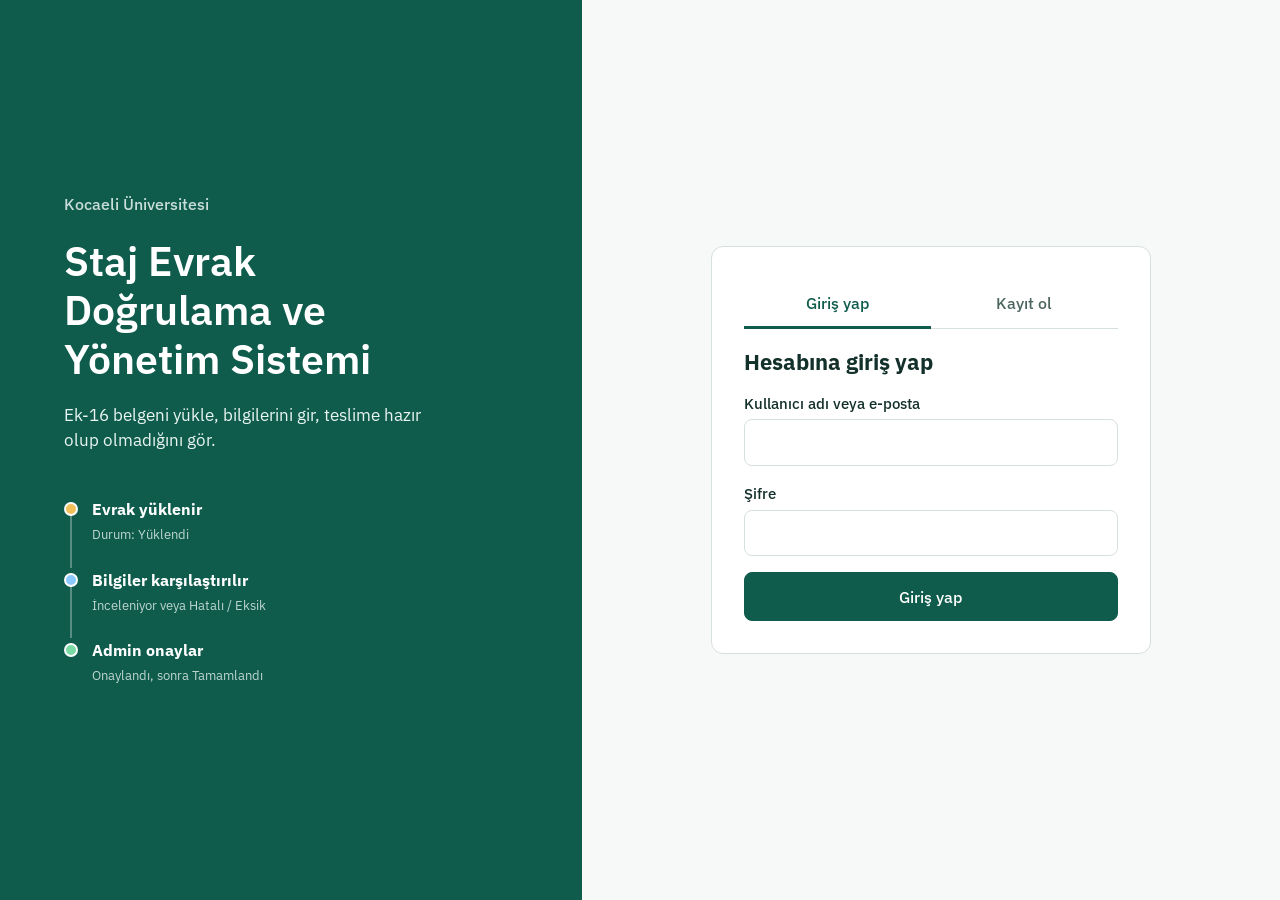
<file: frontend/index.html>
<!DOCTYPE html>
<html lang="tr">
<head>
  <meta charset="UTF-8">
  <meta name="viewport" content="width=device-width, initial-scale=1">
  <title>Giriş | Staj Evrak Doğrulama ve Yönetim Sistemi</title>
  <link rel="preconnect" href="https://fonts.googleapis.com">
  <link rel="preconnect" href="https://fonts.gstatic.com" crossorigin>
  <link href="https://fonts.googleapis.com/css2?family=IBM+Plex+Sans:wght@400;500;600&display=swap&subset=latin-ext" rel="stylesheet">
  <link rel="stylesheet" href="style.css">
</head>
<body class="auth-page">
  <main class="auth-layout">
    <section class="auth-aside" aria-label="Sistem hakkında">
      <p class="brand">Kocaeli Üniversitesi</p>
      <h1>Staj Evrak Doğrulama ve Yönetim Sistemi</h1>
      <p class="lead">Ek-16 belgeni yükle, bilgilerini gir, teslime hazır olup olmadığını gör.</p>
      <ol class="flow">
        <li><span class="dot dot-pending"></span><div><strong>Evrak yüklenir</strong><small>Durum: Yüklendi</small></div></li>
        <li><span class="dot dot-review"></span><div><strong>Bilgiler karşılaştırılır</strong><small>İnceleniyor veya Hatalı / Eksik</small></div></li>
        <li><span class="dot dot-approved"></span><div><strong>Admin onaylar</strong><small>Onaylandı, sonra Tamamlandı</small></div></li>
      </ol>
    </section>

    <section class="auth-card" aria-labelledby="form-title">
      <div class="tabs" role="tablist">
        <button type="button" role="tab" class="tab is-active" aria-selected="true" data-mode="login">Giriş yap</button>
        <button type="button" role="tab" class="tab" aria-selected="false" data-mode="register">Kayıt ol</button>
      </div>
      <h2 id="form-title">Hesabına giriş yap</h2>

      <form id="auth-form" novalidate>
        <!-- Rol seçilmez, girişte sunucudan gelir. -->
        <div class="field" data-only="login">
          <label for="identifier">Kullanıcı adı veya e-posta</label>
          <input id="identifier" name="identifier" type="text" autocomplete="username">
        </div>
        <!-- Kayıt sadece öğrenci hesabı oluşturur. -->
        <div class="field" data-only="register">
          <label for="username">Kullanıcı adı</label>
          <input id="username" name="username" type="text" autocomplete="username">
        </div>
        <div class="field" data-only="register">
          <label for="email">E-posta</label>
          <input id="email" name="email" type="email" autocomplete="email">
          <p class="hint">Test veri setindeki e-postanla aynı olmalı; bilgilerin bu e-postayla eşleştirilir.</p>
        </div>
        <div class="field">
          <label for="password">Şifre</label>
          <input id="password" name="password" type="password" autocomplete="current-password">
        </div>
        <div class="field" data-only="register">
          <label for="password2">Şifre (tekrar)</label>
          <input id="password2" name="password2" type="password" autocomplete="new-password">
        </div>

        <p id="form-message" class="message" role="alert" hidden></p>
        <button type="submit" id="submit-btn" class="btn btn-primary">Giriş yap</button>
      </form>
    </section>
  </main>
  <script src="app.js"></script>
</body>
</html>
</file>
<file: frontend/style.css>
/* ===== Tokens ===== */
:root {
  --ink: #14302b;
  --ink-soft: #4c6560;
  --paper: #f7f9f8;
  --surface: #ffffff;
  --line: #d6e0dd;
  --brand: #0f5c4d;
  --brand-dark: #0a4439;
  --pending: #b7791f;
  --pending-bg: #fdf3dc;
  --approved: #1f7a4d;
  --approved-bg: #e0f4e8;
  --rejected: #b3342f;
  --rejected-bg: #fbe4e2;
  --radius: 8px;
  --font: "IBM Plex Sans", "Segoe UI", system-ui, -apple-system, sans-serif;
}

*, *::before, *::after { box-sizing: border-box; }
html { -webkit-text-size-adjust: 100%; }
body {
  margin: 0;
  font-family: var(--font);
  font-size: 16px;
  line-height: 1.5;
  color: var(--ink);
  background: var(--paper);
}
h1, h2, h3 { line-height: 1.2; margin: 0; }
button, input, select, textarea { font: inherit; color: inherit; }

:focus-visible { outline: 3px solid #5fb3a1; outline-offset: 2px; }

/* ===== Buttons (reused on dashboards) ===== */
.btn {
  display: inline-flex; align-items: center; justify-content: center;
  padding: 0.7rem 1.1rem; border-radius: var(--radius);
  border: 1px solid var(--line); background: var(--surface);
  font-weight: 500; cursor: pointer;
}
.btn:hover { border-color: var(--ink-soft); }
.btn:disabled { opacity: 0.6; cursor: not-allowed; }
.btn-primary { background: var(--brand); border-color: var(--brand); color: #fff; width: 100%; }
.btn-primary:hover { background: var(--brand-dark); border-color: var(--brand-dark); }
.btn-approve { background: var(--approved); border-color: var(--approved); color: #fff; }
.btn-reject { background: var(--rejected); border-color: var(--rejected); color: #fff; }

/* ===== Status badges (reused on dashboards) ===== */
.badge { display: inline-block; padding: 0.15rem 0.6rem; border-radius: 999px; font-size: 0.85rem; font-weight: 500; }
.badge-pending  { color: var(--pending);  background: var(--pending-bg); }
.badge-approved { color: var(--approved); background: var(--approved-bg); }
.badge-rejected { color: var(--rejected); background: var(--rejected-bg); }

/* ===== Form fields (reused) ===== */
.field { margin-bottom: 1rem; }
.field label { display: block; margin-bottom: 0.3rem; font-weight: 500; font-size: 0.95rem; }
.field input, .field select, .field textarea {
  width: 100%; padding: 0.65rem 0.75rem;
  border: 1px solid var(--line); border-radius: var(--radius); background: #fff;
}
.field input:focus, .field select:focus, .field textarea:focus { border-color: var(--brand); }

.message { margin: 0 0 1rem; padding: 0.6rem 0.75rem; border-radius: var(--radius); font-size: 0.95rem; }
.message.is-error   { color: var(--rejected); background: var(--rejected-bg); }
.message.is-success { color: var(--approved); background: var(--approved-bg); }

/* ===== Auth page ===== */
.auth-layout {
  min-height: 100vh;
  display: grid;
  grid-template-columns: minmax(0, 5fr) minmax(0, 6fr);
}

.auth-aside {
  background: var(--brand);
  color: #eaf5f2;
  padding: 3rem clamp(1.5rem, 5vw, 4rem);
  display: flex; flex-direction: column; justify-content: center; gap: 1.25rem;
}
.brand { margin: 0; font-weight: 500; opacity: 0.85; }
.auth-aside h1 { font-size: clamp(1.8rem, 3.2vw, 2.6rem); font-weight: 600; color: #fff; max-width: 14ch; }
.lead { margin: 0; max-width: 38ch; font-size: 1.05rem; }

.flow { list-style: none; margin: 1.5rem 0 0; padding: 0; position: relative; }
.flow li { display: flex; gap: 0.9rem; padding-bottom: 1.4rem; position: relative; }
.flow li:not(:last-child)::before {
  content: ""; position: absolute; left: 6px; top: 18px; bottom: 0;
  width: 2px; background: rgba(255, 255, 255, 0.3);
}
.flow strong { display: block; color: #fff; }
.flow small { opacity: 0.8; }
.dot { flex: none; width: 14px; height: 14px; border-radius: 50%; margin-top: 5px; border: 2px solid #fff; }
.dot-pending  { background: #f1c05b; }
.dot-review   { background: #8cc9ff; }
.dot-approved { background: #7bd9a3; }

.auth-card {
  align-self: center; justify-self: center;
  width: min(100%, 440px);
  margin: 2rem 1.25rem;
  padding: 2rem;
  background: var(--surface);
  border: 1px solid var(--line);
  border-radius: 12px;
}
.auth-card h2 { font-size: 1.4rem; margin: 1.25rem 0 1rem; }

.tabs { display: flex; border-bottom: 1px solid var(--line); }
.tab {
  flex: 1; padding: 0.7rem 0; background: none; border: 0;
  border-bottom: 3px solid transparent; margin-bottom: -1px;
  font-weight: 500; color: var(--ink-soft); cursor: pointer;
}
.tab.is-active { color: var(--brand); border-bottom-color: var(--brand); }

.roles { border: 0; padding: 0; margin: 0 0 1.25rem; display: grid; grid-template-columns: repeat(3, 1fr); gap: 0.5rem; }
.roles legend { padding: 0; margin-bottom: 0.4rem; font-weight: 500; font-size: 0.95rem; }
.role input { position: absolute; opacity: 0; pointer-events: none; }
.role span {
  display: block; text-align: center; padding: 0.6rem 0.25rem;
  border: 1px solid var(--line); border-radius: var(--radius);
  cursor: pointer; font-size: 0.95rem;
}
.role input:checked + span { border-color: var(--brand); background: #e6f2ef; color: var(--brand-dark); font-weight: 600; }
.role input:focus-visible + span { outline: 3px solid #5fb3a1; outline-offset: 2px; }


[hidden] { display: none !important; }

/* ===== Responsive ===== */
@media (max-width: 820px) {
  .auth-layout { grid-template-columns: 1fr; }
  .auth-aside { padding: 2rem 1.5rem; }
  .flow { display: none; }
  .auth-card { margin: -1.5rem 1rem 2rem; position: relative; }
}

@media (prefers-reduced-motion: reduce) {
  * { transition: none !important; animation: none !important; }
}

/* ===== Dashboard layout ===== */
.topbar {
  display: flex; align-items: center; justify-content: space-between; gap: 1rem;
  padding: 0.8rem clamp(1rem, 4vw, 2.5rem);
  background: var(--brand); color: #fff;
}
.topbar strong { font-weight: 600; }
.topbar .who { display: flex; align-items: center; gap: 1rem; font-size: 0.95rem; }
.topbar .btn { padding: 0.4rem 0.8rem; background: transparent; color: #fff; border-color: rgba(255,255,255,.5); }
.topbar .btn:hover { border-color: #fff; }

.container { max-width: 1080px; margin: 0 auto; padding: 1.5rem clamp(1rem, 4vw, 2rem) 3rem; }
.page-grid { display: grid; grid-template-columns: minmax(0, 3fr) minmax(0, 2fr); gap: 1.5rem; align-items: start; }

.panel { background: var(--surface); border: 1px solid var(--line); border-radius: 12px; padding: 1.25rem; }
.panel h2 { font-size: 1.15rem; margin-bottom: 1rem; }
.panel + .panel { margin-top: 1.5rem; }
.muted { color: var(--ink-soft); font-size: 0.95rem; }
.empty { padding: 1.5rem 0; text-align: center; color: var(--ink-soft); }

/* Başvuru kartları (öğrenci) */
.app-list { list-style: none; margin: 0; padding: 0; display: grid; gap: 0.75rem; }
.app-item { border: 1px solid var(--line); border-radius: var(--radius); padding: 0.9rem 1rem; }
.app-item header { display: flex; justify-content: space-between; align-items: center; gap: 0.5rem; margin-bottom: 0.3rem; }
.app-item h3 { font-size: 1rem; }
.app-item .note { margin: 0.6rem 0 0; padding: 0.5rem 0.7rem; border-left: 3px solid var(--line); background: var(--paper); font-size: 0.92rem; }
.app-item.is-rejected .note { border-left-color: var(--rejected); }
.app-item.is-approved .note { border-left-color: var(--approved); }
.docs { margin: 0.5rem 0 0; padding-left: 1.1rem; font-size: 0.9rem; color: var(--ink-soft); }

.file-list { list-style: none; margin: 0.4rem 0 0; padding: 0; font-size: 0.9rem; color: var(--ink-soft); }
.hint { font-size: 0.85rem; color: var(--ink-soft); margin-top: 0.25rem; }
.form-row { display: grid; grid-template-columns: 1fr 1fr; gap: 0.75rem; }
.panel .btn-primary { width: auto; }

/* Özet sayaçları (yönetim) */
.stats { display: grid; grid-template-columns: repeat(4, 1fr); gap: 0.75rem; margin-bottom: 1.25rem; }
.stat { background: var(--surface); border: 1px solid var(--line); border-radius: var(--radius); padding: 0.8rem 1rem; }
.stat b { display: block; font-size: 1.6rem; line-height: 1.2; }
.stat span { font-size: 0.9rem; color: var(--ink-soft); }

.toolbar { display: flex; flex-wrap: wrap; gap: 0.75rem; margin-bottom: 1rem; }
.toolbar input, .toolbar select { padding: 0.55rem 0.7rem; border: 1px solid var(--line); border-radius: var(--radius); background: #fff; }
.toolbar input { flex: 1; min-width: 200px; }

.table-wrap { overflow-x: auto; }
table { width: 100%; border-collapse: collapse; font-size: 0.95rem; }
th, td { text-align: left; padding: 0.65rem 0.6rem; border-bottom: 1px solid var(--line); vertical-align: middle; }
th { font-weight: 600; color: var(--ink-soft); font-size: 0.9rem; white-space: nowrap; }
tbody tr:hover { background: #f1f6f4; }
td .btn { padding: 0.35rem 0.8rem; }

/* İnceleme penceresi */
dialog { border: 1px solid var(--line); border-radius: 12px; padding: 0; width: min(560px, 94vw); color: var(--ink); }
dialog::backdrop { background: rgba(10, 30, 26, 0.5); }
.dlg-body { padding: 1.25rem; }
.dlg-body h2 { font-size: 1.2rem; margin-bottom: 0.75rem; }
.dlg-body dl { display: grid; grid-template-columns: 8rem 1fr; gap: 0.35rem 0.75rem; margin: 0 0 1rem; }
.dlg-body dt { color: var(--ink-soft); }
.dlg-body dd { margin: 0; }
.doc-row { display: flex; justify-content: space-between; align-items: center; gap: 0.5rem; padding: 0.4rem 0; border-bottom: 1px solid var(--line); }
.doc-row .btn { padding: 0.25rem 0.7rem; }
.dlg-actions { display: flex; flex-wrap: wrap; gap: 0.5rem; justify-content: flex-end; margin-top: 1rem; }

.toast { position: fixed; right: 1rem; bottom: 1rem; max-width: 360px; padding: 0.7rem 1rem; border-radius: var(--radius); box-shadow: 0 4px 16px rgba(0,0,0,.15); z-index: 50; }
.toast.is-success { background: var(--approved); color: #fff; }
.toast.is-error { background: var(--rejected); color: #fff; }

@media (max-width: 820px) {
  .page-grid { grid-template-columns: 1fr; }
  .stats { grid-template-columns: repeat(2, 1fr); }
  .form-row { grid-template-columns: 1fr; }
  .dlg-body dl { grid-template-columns: 1fr; }
}

.sr-only { position: absolute; width: 1px; height: 1px; overflow: hidden; clip: rect(0 0 0 0); white-space: nowrap; }

/* ===== Evrak doğrulama eklemeleri ===== */
.btn-solid { background: var(--brand); border-color: var(--brand); color: #fff; }
.btn-solid:hover { background: var(--brand-dark); border-color: var(--brand-dark); }
.panel-head { display: flex; justify-content: space-between; align-items: center; gap: 1rem; margin-bottom: 1rem; }
.panel-head h2 { margin: 0; }
.grid2 { display: grid; grid-template-columns: 1fr 1fr; gap: 0 0.75rem; }
.row-actions { display: flex; flex-wrap: wrap; gap: 0.5rem; margin-top: 0.75rem; }
.ready { color: var(--approved); font-weight: 500; margin: 0.6rem 0 0; }
.not-ready { color: var(--rejected); font-weight: 500; margin: 0.6rem 0 0.4rem; }
.tab-section { margin-top: 1rem; }
.panel > .tabs { margin-bottom: 0; }
table.cmp { font-size: 0.9rem; }

.badge-uploaded, .badge-reviewing { color: var(--pending); background: var(--pending-bg); }
.badge-faulty { color: var(--rejected); background: var(--rejected-bg); }
.badge-completed { color: #fff; background: var(--approved); }

@media (max-width: 820px) { .grid2 { grid-template-columns: 1fr; } }
</file>
